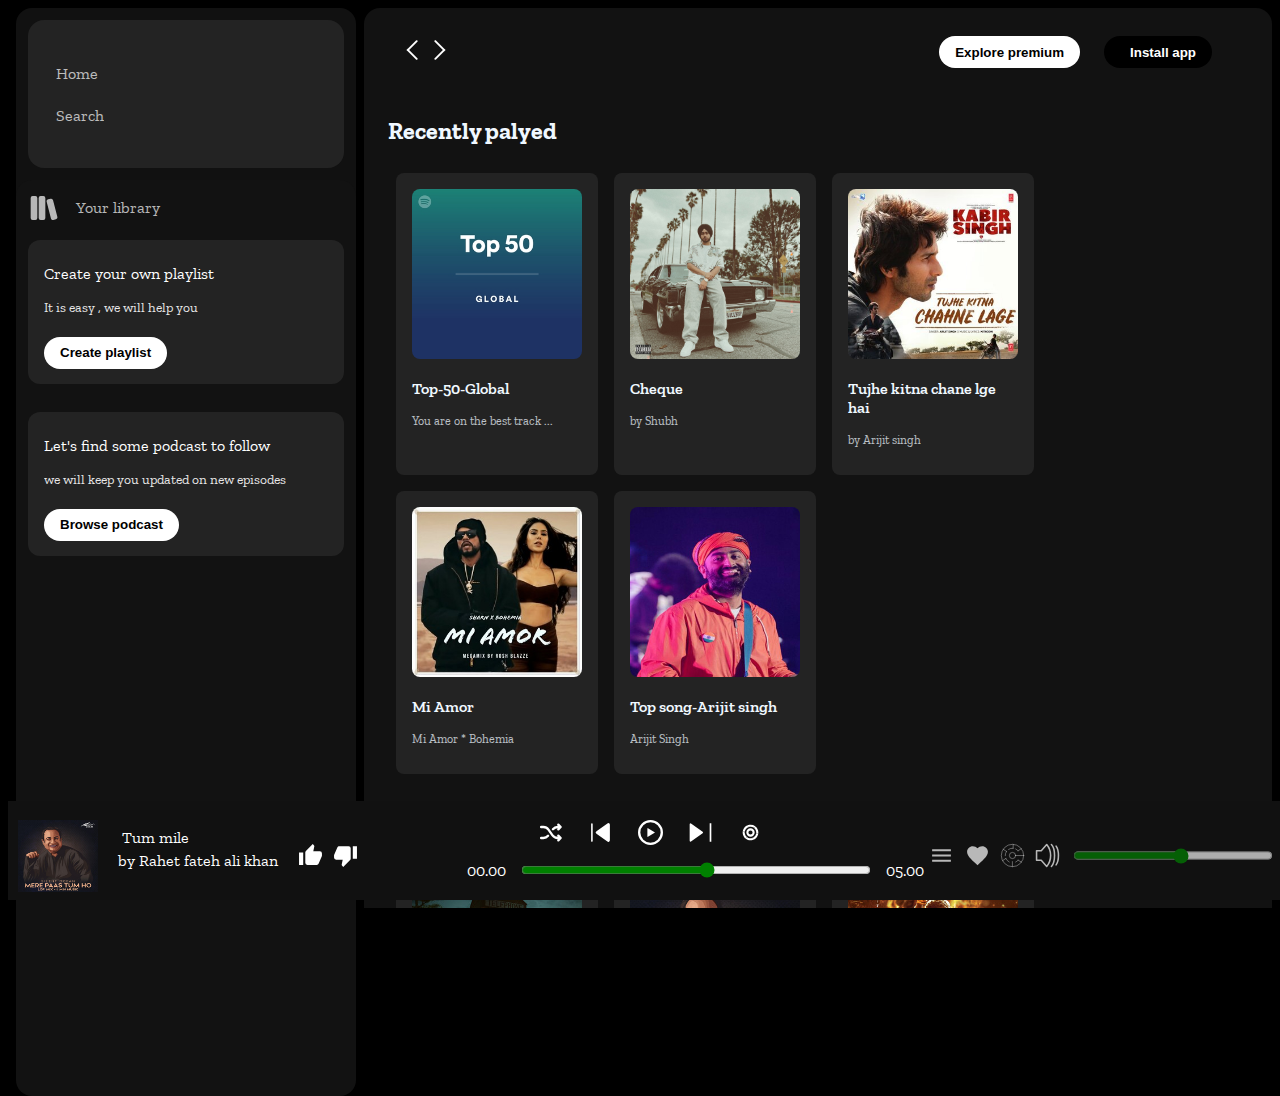
<file: spotifyclone1.html>
<!DOCTYPE html>
<html lang="en">
<head>
    <meta charset="UTF-8">
    <meta name="viewport" content="width=device-width, initial-scale=1.0">
    <link rel="stylesheet" href="spotifyclone1.css" />
    <link rel="icon" href="/Spotify clone/Images/logo (1).png" >
    <title>Spotify - Web Player: Music for everyone</title>
    <link rel="stylesheet" href="https://cdnjs.cloudflare.com/ajax/libs/font-awesome/6.4.2/css/all.min.css" integrity="sha512-z3gLpd7yknf1YoNbCzqRKc4qyor8gaKU1qmn+CShxbuBusANI9QpRohGBreCFkKxLhei6S9CQXFEbbKuqLg0DA==" crossorigin="anonymous" referrerpolicy="no-referrer" />
    <link rel="preconnect" href="https://fonts.googleapis.com">
    <link rel="preconnect" href="https://fonts.gstatic.com" crossorigin>
    <link href="https://fonts.googleapis.com/css2?family=Montserrat:ital,wght@0,100;0,200;0,300;0,500;0,700;1,300;1,400;1,500&family=Poppins:wght@600&family=Roboto:ital,wght@0,900;1,300&family=Zilla+Slab:wght@600&display=swap" rel="stylesheet">
</head>
<body>
    <div class="main">
        <div class="sidebar">
            <div class="nav">
                <div class="nav-option">
                    <i class="fa-solid fa-house"></i>
                    <a href="#">Home</a>
                </div>
                <div class="nav-option">
                     <i class="fa-solid fa-magnifying-glass"></i>
                    <a href="#">Search</a>
                </div>
            </div>

            <div class="library">
                <div id="options">
                    <div class="lib-options nav-option">
                        <svg xmlns="http://www.w3.org/2000/svg" width="32" height="32" viewBox="0 0 24 24"><path fill="white" d="M5.5 3A1.5 1.5 0 0 1 7 4.5v15A1.5 1.5 0 0 1 5.5 21h-2A1.5 1.5 0 0 1 2 19.5v-15A1.5 1.5 0 0 1 3.5 3zm6 0A1.5 1.5 0 0 1 13 4.5v15a1.5 1.5 0 0 1-1.5 1.5h-2A1.5 1.5 0 0 1 8 19.5v-15A1.5 1.5 0 0 1 9.5 3zm7.281 3.124l3.214 12.519a1.5 1.5 0 0 1-1.08 1.826l-1.876.48a1.5 1.5 0 0 1-1.826-1.08L13.999 7.354a1.5 1.5 0 0 1 1.08-1.826l1.876-.483a1.502 1.502 0 0 1 1.826 1.08"/></svg>
                        <a href="#">Your library</a>
                    </div>
                    <div class="icons">
                        <i class="fa-solid fa-plus"></i>
                        <i class="fa-solid fa-arrow-right"></i>
                    </div>
                </div>
                    <div class="lib-box">
                        <div class="box">
                            <p class="boc-p1">Create your own playlist</p>
                            <p class="box-p2">It is easy , we will help you</p>
                            <button class="badge">Create playlist</button>
                        </div>
                        <div class="box">
                            <p class="boc-p1">Let's find some podcast to follow</p>
                            <p class="box-p2">we will keep you updated on new episodes</p>
                            <button class="badge">Browse podcast</button>
                        </div>
                    </div> 
                </div>
            </div>
        <div class="main-content">
            <div class="stickynav">
                <div class="sticky-nav-icons">
                    <img src="Images/backward_icon.png" alt="img"/>
                    <img src="Images/forward_icon.png" class="hide" alt="img" />
                </div>
                <div class="sticky-nav-options">
                    <button type="button"class="badge nav-item hide" style="cursor: pointer;">Explore premium</button>
                    <button type="button" class="badge  nav-item dark-badge " style="cursor: pointer;"><i class="fa-solid fa-download" style="margin-right: 10px; cursor: pointer;"></i>Install app</button>
                    <i class="fa-regular fa-user  nav-item"></i>
                </div>
                
            </div>
            
                <h2>Recently palyed</h2>
                <div class="cards-container">
                    <div class="card">
                        <img src="Images/card1img.jpeg" class="card-image" alt="img">
                        <p class="card-tittle">Top-50-Global</p>
                        <p class="card-info">You are on the best track ...</p>
                    </div>

                    <div class="card">
                        <img src="Images/cheque.jpg" class="card-image" alt="img">
                        <p class="card-tittle">Cheque</p>
                        <p class="card-info">by Shubh</p>
                    </div>

                    <div class="card">
                        <img src="Images/tujhe kitna chane lge hum.jpg" class="card-image" alt="img">
                        <p class="card-tittle">Tujhe kitna chane lge hai</p>
                        <p class="card-info">by Arijit singh</p>
                    </div>

                    <div class="card">
                        <img src="Images/mi amor.jpg" class="card-image" alt="img">
                        <p class="card-tittle">Mi Amor</p>
                        <p class="card-info">Mi Amor * Bohemia</p>
                    </div>

                    <div class="card">
                        <img src="Images/arijit1.jpeg" class="card-image" alt="img">
                        <p class="card-tittle">Top song-Arijit singh</p>
                        <p class="card-info">Arijit Singh</p>
                    </div>
                </div>

                <h2>Trending now near you</h2>
                <div class="cards-container">
                        <div class="card">
                            <img src="Images/card2img.jpeg" class="card-image" alt="img">
                            <p class="card-tittle">Mahiye jinna sohna</p>
                            <p class="card-info">by Darshan raval</p>
                        </div>
                        
                        <div class="card">
                            <img src="Images/card3img.jpeg" class="card-image" alt="img">
                            <p class="card-tittle">Mere pas tum ho</p>
                            <p class="card-info">by Rahat fateh ali khan</p>
                        </div>

                        <div class="card">
                            <img src="Images/card4img.jpeg" class="card-image" alt="img">
                            <p class="card-tittle">Alter ego na redy</p>
                            <p class="card-info">Vishnu edavan</p>
                        </div>

                        <div class="card">
                            <img src="Images/honey singh.jpeg" class="card-image" alt="img">
                            <p class="card-tittle">Honey singh 3.0</p>
                            <p class="card-info">Honey singh</p>
                        </div>

                        <div class="card">
                            <img src="Images/darshan raval.jpeg" class="card-image" alt="img">
                            <p class="card-tittle">Lo ayi barsat</p>
                            <p class="card-info">Darshan raval</p>
                        </div>

                </div>
                
                <h2>Feautred Charts</h2>
                <div class="cards-container">
                    <div class="card">
                        <img src="Images/card5img.jpeg" class="card-image" alt="img">
                        <p class="card-tittle">Top-50-India</p>
                        <p class="card-info">You are on the best track ...</p>
                    </div>
                    <div class="card">
                        <img src="Images/card6img.jpeg" class="card-image" alt="img">
                        <p class="card-tittle">Top-50-Global</p>
                        <p class="card-info">You are on the best track ...</p>
                    </div>
                    <div class="card">
                        <img src="Images/bollywood.jpeg" class="card-image" alt="img">
                        <p class="card-tittle">Top-bollywood song</p>
                        <p class="card-info">Arijit singh,Arman malik..</p>
                    </div>

                    <div class="card">
                        <img src="Images/tamil.jpg" class="card-image" alt="img">
                        <p class="card-tittle">Top-Tamil song</p>
                        <p class="card-info">Chitra,Yesudas,Hariharan</p>
                    </div>

                    <div class="card">
                        <img src="Images/punjabi.jpg" class="card-image" alt="img">
                        <p class="card-tittle">Top-punjabi song</p>
                        <p class="card-info">Shubh,Guru randhava,Sidhu moosewala..</p>
                    </div>

                </div>
                <hr>
              <div class="footer">
                <div class="line"></div>
              </div>
            </div>
        <div class="music-player">
            <div class="album">
                <img src="Images/card3img.jpeg" class="im1" alt="img"/>
                <div class="about">
                    <div class="tittle">Tum mile</div>
                    <div class="artist">by Rahet fateh ali khan</div> 
                </div>

                <div class="like">
                    <svg xmlns="http://www.w3.org/2000/svg" width="25" height="25" viewBox="0 0 24 24"><path fill="currentColor" d="M23 10a2 2 0 0 0-2-2h-6.32l.96-4.57c.02-.1.03-.21.03-.32c0-.41-.17-.79-.44-1.06L14.17 1L7.59 7.58C7.22 7.95 7 8.45 7 9v10a2 2 0 0 0 2 2h9c.83 0 1.54-.5 1.84-1.22l3.02-7.05c.09-.23.14-.47.14-.73zM1 21h4V9H1z"/></svg>
                    <svg xmlns="http://www.w3.org/2000/svg" width="25" height="25" viewBox="0 0 24 24"><path fill="currentColor" d="M19 15h4V3h-4m-4 0H6c-.83 0-1.54.5-1.84 1.22l-3.02 7.05c-.09.23-.14.47-.14.73v2a2 2 0 0 0 2 2h6.31l-.95 4.57c-.02.1-.03.2-.03.31c0 .42.17.79.44 1.06L9.83 23l6.58-6.59c.37-.36.59-.86.59-1.41V5a2 2 0 0 0-2-2"/></svg>
                </div>   

            </div>
            <div class="player">
                <div class="player-icon">
                    <div class="p-icon">
                    <svg xmlns="http://www.w3.org/2000/svg" width="25" height="25" viewBox="0 0 256 256"><path fill="currentColor" d="M240.49 175.51a12 12 0 0 1 0 17l-24 24a12 12 0 0 1-17-17L203 196h-2.09a76.17 76.17 0 0 1-61.85-31.83l-41.68-58.39A52.1 52.1 0 0 0 55.06 84H32a12 12 0 0 1 0-24h23.06a76.17 76.17 0 0 1 61.85 31.83l41.71 58.39A52.1 52.1 0 0 0 200.94 172H203l-3.52-3.51a12 12 0 0 1 17-17Zm-95.62-72.62a12 12 0 0 0 16.93-1.13A52 52 0 0 1 200.94 84H203l-3.52 3.51a12 12 0 0 0 17 17l24-24a12 12 0 0 0 0-17l-24-24a12 12 0 0 0-17 17L203 60h-2.09a76 76 0 0 0-57.2 26a12 12 0 0 0 1.16 16.89m-33.74 50.22a12 12 0 0 0-16.93 1.13A52 52 0 0 1 55.06 172H32a12 12 0 0 0 0 24h23.06a76 76 0 0 0 57.2-26a12 12 0 0 0-1.13-16.89"/></svg>
                    <svg xmlns="http://www.w3.org/2000/svg" width="25" height="25" viewBox="0 0 16 16"><path fill="currentColor" d="M14 3.002a1 1 0 0 0-1.578-.816l-7 4.963a1 1 0 0 0-.007 1.628l7 5.037A1 1 0 0 0 14 13.003zM2 2.5a.5.5 0 0 1 1 0v11a.5.5 0 0 1-1 0z"/></svg>  
                    <svg xmlns="http://www.w3.org/2000/svg" width="25" height="25" viewBox="0 0 16 16"><path fill="currentColor" d="M8 0a8 8 0 1 1 0 16A8 8 0 0 1 8 0M1.5 8a6.5 6.5 0 1 0 13 0a6.5 6.5 0 0 0-13 0m4.879-2.773l4.264 2.559a.25.25 0 0 1 0 .428l-4.264 2.559A.25.25 0 0 1 6 10.559V5.442a.25.25 0 0 1 .379-.215"/></svg>
                    <svg xmlns="http://www.w3.org/2000/svg" width="25" height="25" viewBox="0 0 15 15"><path fill="currentColor" d="M1.79 2.093A.5.5 0 0 0 1 2.5v10a.5.5 0 0 0 .79.407l7-5a.5.5 0 0 0 0-.814zM13 13h1V2h-1z"/></svg>
                    <svg xmlns="http://www.w3.org/2000/svg" width="25" height="25" viewBox="0 0 24 24"><defs><symbol id="lineMdCogLoop0"><path fill="none" stroke-width="2" d="M15.24 6.37C15.65 6.6 16.04 6.88 16.38 7.2C16.6 7.4 16.8 7.61 16.99 7.83C17.46 8.4 17.85 9.05 18.11 9.77C18.2 10.03 18.28 10.31 18.35 10.59C18.45 11.04 18.5 11.52 18.5 12"><animate fill="freeze" attributeName="d" begin="0.8s" dur="0.2s" values="M15.24 6.37C15.65 6.6 16.04 6.88 16.38 7.2C16.6 7.4 16.8 7.61 16.99 7.83C17.46 8.4 17.85 9.05 18.11 9.77C18.2 10.03 18.28 10.31 18.35 10.59C18.45 11.04 18.5 11.52 18.5 12;M15.24 6.37C15.65 6.6 16.04 6.88 16.38 7.2C16.38 7.2 19 6.12 19.01 6.14C19.01 6.14 20.57 8.84 20.57 8.84C20.58 8.87 18.35 10.59 18.35 10.59C18.45 11.04 18.5 11.52 18.5 12"/></path></symbol></defs><g fill="none" stroke="currentColor" stroke-width="2"><g stroke-linecap="round" stroke-linejoin="round"><path stroke-dasharray="42" stroke-dashoffset="42" d="M12 5.5C15.59 5.5 18.5 8.41 18.5 12C18.5 15.59 15.59 18.5 12 18.5C8.41 18.5 5.5 15.59 5.5 12C5.5 8.41 8.41 5.5 12 5.5z" opacity="0"><animate fill="freeze" attributeName="stroke-dashoffset" begin="0.2s" dur="0.5s" values="42;0"/><set attributeName="opacity" begin="0.2s" to="1"/><set attributeName="opacity" begin="0.7s" to="0"/></path><path stroke-dasharray="20" stroke-dashoffset="20" d="M12 9C13.66 9 15 10.34 15 12C15 13.66 13.66 15 12 15C10.34 15 9 13.66 9 12C9 10.34 10.34 9 12 9z"><animate fill="freeze" attributeName="stroke-dashoffset" dur="0.2s" values="20;0"/></path></g><g opacity="0"><use href="#lineMdCogLoop0"/><use href="#lineMdCogLoop0" transform="rotate(60 12 12)"/><use href="#lineMdCogLoop0" transform="rotate(120 12 12)"/><use href="#lineMdCogLoop0" transform="rotate(180 12 12)"/><use href="#lineMdCogLoop0" transform="rotate(240 12 12)"/><use href="#lineMdCogLoop0" transform="rotate(300 12 12)"/><set attributeName="opacity" begin="0.7s" to="1"/><animateTransform attributeName="transform" dur="30s" repeatCount="indefinite" type="rotate" values="0 12 12;360 12 12"/></g></g></svg>
                    </div>
                    
                </div>
                <div class="player-bar">
                    <p>00.00</p>
                    <div class="slider">
                        <input type="range" min="0" max="15" class="updateplayerbar" title="bar" style="width: 350px;" />
                    </div>
                    <p>05.00</p>
                </div>
            </div>
            <div class="control">
                <div class="control-icons">
                    <svg xmlns="http://www.w3.org/2000/svg" width="25" height="25" viewBox="0 0 24 24"><path fill="currentColor" fill-rule="evenodd" d="M3 16h18v2H3zm0-5h18v2H3zm0-5h18v2H3z"/></svg>
                    <svg xmlns="http://www.w3.org/2000/svg" width="25" height="25" viewBox="0 0 24 24"><path fill="currentColor" d="m12 21.35l-1.45-1.32C5.4 15.36 2 12.27 2 8.5C2 5.41 4.42 3 7.5 3c1.74 0 3.41.81 4.5 2.08C13.09 3.81 14.76 3 16.5 3C19.58 3 22 5.41 22 8.5c0 3.77-3.4 6.86-8.55 11.53z"/></svg>
                    <svg xmlns="http://www.w3.org/2000/svg" width="25" height="25" viewBox="0 0 48 48"><circle cx="24" cy="24" r="21.5" fill="none" stroke="currentColor" stroke-linecap="round" stroke-linejoin="round"/><circle cx="24" cy="24" r="6" fill="none" stroke="currentColor" stroke-linecap="round" stroke-linejoin="round"/><path fill="none" stroke="currentColor" stroke-linecap="round" stroke-linejoin="round" d="M30 24.087h15.5m-15.363-12.67a14 14 0 0 1 4.46 3.435m.128 18.147a14 14 0 0 1-4.588 3.584M16.375 12.259a14 14 0 0 1 8.845-2.206M10.007 24.44a14 14 0 0 1 2.483-8.41m5.154 20.444a14 14 0 0 1-6.434-6.78m12.567 6.003V45.5m10.948-12.501l6.548 3.804M11.21 29.694l-6.27 4.254m7.55-17.918l-6.394-3.933m19.124-2.044l.08-7.514m9.298 12.313l6.459-3.94"/></svg>
                    <svg xmlns="http://www.w3.org/2000/svg" width="25" height="25" viewBox="0 0 32 32"><path fill="none" stroke="currentColor" stroke-linecap="round" stroke-linejoin="round" stroke-width="2" d="M20 16c0-8-5-14-5-14l-7 8H2v12h6l7 8s5-6 5-14m1-14s4 4 4 14s-4 14-4 14m6-26s3 4 3 12s-3 12-3 12"/></svg>
                    <input type="range" min="0" max="11" title="icon" class="updateicon"/>
                </div>
            </div>
        </div>
    </div>
    <!-- -------------------------------------For Mobile Version----------------------------->
    <div class="mb-main">
        <div class="mb-nav">
            <svg xmlns="http://www.w3.org/2000/svg" width="32" height="32" viewBox="0 0 24 24"><g fill="green"><path d="m11.948 14.829l-1.414 1.414L6.29 12l4.243-4.243l1.414 1.415L10.12 11h7.537v2H10.12z"/><path fill-rule="evenodd" d="M4.222 19.778c-4.296-4.296-4.296-11.26 0-15.556c4.296-4.296 11.26-4.296 15.556 0c4.296 4.296 4.296 11.26 0 15.556c-4.296 4.296-11.26 4.296-15.556 0m1.414-1.414A9 9 0 1 1 18.364 5.636A9 9 0 0 1 5.636 18.364" clip-rule="evenodd"/></g></svg>
            <a href="#" id="mb-a-1">All</a>
            <a href="#" >Music</a>
            <a href="#" >Podcast</a>
        </div>
        <div class="mb-recent">
            <div class="mb-recent-1">
                <div class="mb-recent-2">
                    <img src="Images/cheque.jpg" >
                    <p>Cheque</p>
                </div>
                <div class="mb-recent-2">
                    <img src="Images/tujhe kitna chane lge hum.jpg" >
                    <p>Tujhe kitna..</p>
                </div>
            </div>
            <div class="mb-recent-1">
                <div class="mb-recent-2">
                    <img src="Images/mi amor.jpg" >
                    <p>Mi Amor</p>
                </div>
                <div class="mb-recent-2">
                    <img src="Images/arijit1.jpeg" >
                    <p>Top-Arijit..</p>
                </div>
            </div>
            <div class="mb-recent-1">
                <div class="mb-recent-2">
                    <img src="Images/card2img.jpeg">
                    <p>Mahiye jinna</p>
                </div>
                <div class="mb-recent-2">
                    <img src="Images/card3img.jpeg" >
                    <p>Mere pas </p>
                </div>
            </div>
        </div>
        <section class="section-2">
            <h1 style="margin-left: 18px;">Jumped Back in</h1>
            <div class="mb-playlist">
                <div class="mb-playlist-1">
                    <div class="mb-playlist-1-1">
                        <img src="Images/card1img.jpeg">
                        <p>asperiores</p>
                    </div>
                    <div class="mb-playlist-1-1">
                        <img src="Images/card2img.jpeg">
                        <p>consectetur</p>
                    </div>
                    <div class="mb-playlist-1-1">
                        <img src="Images/card3img.jpeg">
                        <p>Lorem, ipsum.</p>
                    </div>
                    <div class="mb-playlist-1-1">
                        <img src="Images/card4img.jpeg">
                        <p>Lorem, ipsum.</p>
                    </div>
                    <div class="mb-playlist-1-1">
                        <img src="Images/card5img.jpeg">
                        <p>Lorem ipsum</p>
                    </div>
                </div>
                <div class="mb-playlist-1">
                    <div class="mb-playlist-1-1">
                        <img src="Images/card6img.jpeg">
                        <p>Lorem, ipsum.</p>
                    </div>
                    <div class="mb-playlist-1-1">
                        <img src="Images/card5img.jpeg">
                        <p>Lorem, ipsum.</p>
                    </div>
                    <div class="mb-playlist-1-1">
                        <img src="Images/card4img.jpeg">
                        <p>Lorem, ipsum.</p>
                    </div>
                    <div class="mb-playlist-1-1">
                        <img src="Images/card3img.jpeg">
                        <p>Lorem, ipsum.</p>
                    </div>
                    <div class="mb-playlist-1-1">
                        <img src="Images/card2img.jpeg">
                        <p>Lorem, ipsum.</p>
                    </div>
                </div>
            </div>
        </section>
        <section class="section-2">
            <h1 style="margin-left: 18px;">Jumped Back in</h1>
            <div class="mb-playlist">
                <div class="mb-playlist-1">
                    <div class="mb-playlist-1-1">
                        <img src="Images/card5img.jpeg">
                        <p>Lorem, ipsum.</p>
                    </div>
                    <div class="mb-playlist-1-1">
                        <img src="Images/card6img.jpeg">
                        <p>ALorem, ipsum.</p>
                    </div>
                    <div class="mb-playlist-1-1">
                        <img src="Images/card1img.jpeg">
                        <p>Lorem, ipsum.</p>
                    </div>
                    <div class="mb-playlist-1-1">
                        <img src="Images/card3img.jpeg">
                        <p>Lorem, ipsum.</p>
                    </div>
                    <div class="mb-playlist-1-1">
                        <img src="Images/card2img.jpeg">
                        <p>Lorem, ipsum.</p>
                    </div>
                </div>
                <div class="mb-playlist-1">
                    <div class="mb-playlist-1-1">
                        <img src="Images/card4img.jpeg">
                        <p>Lorem, ipsum.</p>
                    </div>
                    <div class="mb-playlist-1-1">
                        <img src="Images/card2img.jpeg">
                        <p>Lorem, ipsum.</p>
                    </div>
                    <div class="mb-playlist-1-1">
                        <img src="Images/card6img.jpeg">
                        <p>Lorem, ipsum.</p>
                    </div>
                    <div class="mb-playlist-1-1">
                        <img src="Images/card5img.jpeg">
                        <p>Lorem, ipsum.</p>
                    </div>
                    <div class="mb-playlist-1-1">
                        <img src="Images/card1img.jpeg">
                        <p>Alter ego</p>
                    </div>
                </div>
            </div>
        </section>
    </div>
</body>
</html>
</file>
<file: spotifyclone1.css>
body{
    margin: 0;
    background-color: #000;
    color: #fff;
    overflow: hidden;
    font-family: 'Montserrat', sans-serif;
    font-family: 'Poppins', sans-serif;
    font-family: 'Roboto', sans-serif;
    font-family: 'Zilla Slab', serif;

}

.main{
    display: flex;
    height: 100vh;
    padding: 0.5rem;
}

.sidebar{
    background-color: #111; 
    width: 340px;
    border-radius: 1rem;
    margin:0rem 0.5rem;
}

.main-content{
    background-color: #121212;
    flex: 1;
    overflow: auto;
    color: aliceblue;
    border-top-left-radius: 1rem;
    border-top-right-radius: 1rem;
    padding: 0 1.5rem 0 1.5rem;
}

.music-player{
    background-color: #111;
    position: fixed;
    bottom: 0;
    width: 100%;
    height: 72px;
}

a{
    text-decoration: none;
    border: none;
    color: white;
}

.nav{
    background-color: #232323;
    border-radius: 1rem;
    display: flex;
    flex-direction: column;
    justify-content: center;
    height: 100px;
    padding: 1.5rem 0.75rem;
    margin: 0.75rem;
}

.nav-option{
    line-height: 2.5rem;
    opacity: 0.7;
}

.nav-option{
    font-size: 1.25rem;
}

.nav-option:hover{
    opacity: 1;
}

.nav-option a{
    font-size: 1rem;
    margin-left: 1rem;
}

.library{
    background-color: #121212;
    border-radius: 1rem;
    height: 100%;
    margin-top: 0.5rem;
    padding: 0.5rem 0.75rem;
}

#options{
    display: flex;
    justify-content: space-between;
    align-items: center;
}

.lib-options{
    display: flex;
    justify-content: center;
    align-items: center;
}


.icons{
    font-size: 1.25rem;
    opacity: 0.7;
    margin-right: 1rem;
    display: flex;
    cursor: pointer;
}

.icons i{
    opacity: 0.7;
    margin-right: 1rem;
}

.box{
    height: 8rem;
    background-color: #232323;
    border-radius: 0.75rem;
    margin: 0.75rem 0 1.75rem 0;
    padding: 0.5rem 1rem;
    border-radius: 0.75rem;
    cursor: pointer;
}

.box:hover{
    box-shadow: inset 0 0 0.5px 2px hsla(0, 0%,  
    100%, 0.075),
    /* shadow ring 👇 */
    0 0 0 1px hsla(0, 0%, 0%, 0.05),
    /* multiple soft shadows 👇 */
    0 0.3px 0.4px hsla(0, 0%, 0%, 0.02),
    0 0.9px 1.5px hsla(0, 0%, 0%, 0.045),
    0 3.5px 6px hsla(0, 0%, 0%, 0.09);
}

.box-p1{
    font-size: 1rem;
    font-weight:500 ;
}

.box-p2{
    font-size: 0.85rem;
    opacity: 0.9;
    
}


.badge{
    background-color: white;
    border: none;
    border-radius: 100px;
    padding: 0.25rem 1rem ;
    font-weight: 700;
    margin-top: 0.5rem;
    height: 2rem;
    /* width: fit-content; */
}

.dark-badge{
    background-color: black;
    color: #fff;
}
.stickynav{
    position: sticky;
    display: flex;
    justify-content: space-between;
    top: 0;
    padding: 1rem 0 1rem 0;
    background-color: #121212;
    align-items: center;
    z-index: 10;
}

.sticky-nav-icons{
    margin-left: 0.75rem;
}

.sticky-nav-options{
    display: flex;
    justify-content: center;
    align-items: center;
}

.nav-item{
    margin: 0.75rem;
}

@media(max-width:1000px){
    .hide{
        display: none;
    }
}

.card{
    background-color: #232323;
    width: 170px;
    padding: 1rem;
    border-radius: 0.5rem;
    margin: 0.5rem;
    cursor: pointer;
}

.card:hover{
    box-shadow: inset 0 0 0.5px 2px hsla(0, 0%,  
    100%, 0.075),
    /* shadow ring 👇 */
    0 0 0 1px hsla(0, 0%, 0%, 0.05),
    /* multiple soft shadows 👇 */
    0 0.3px 0.4px hsla(0, 0%, 0%, 0.02),
    0 0.9px 1.5px hsla(0, 0%, 0%, 0.045),
    0 3.5px 6px hsla(0, 0%, 0%, 0.09);

}

.cards-container{
    display: flex;
    flex-wrap: wrap;
}

.card-image{
    width: 100%;
    border-radius: 0.5rem;
}

.card-tittle{
    font-weight: 600;
}

.card-info{
    font-size: 0.75rem;
    opacity: 0.75;
}

.footer{
    height: 300px;
    display: flex;
    justify-content: center;
    align-items: center;
}


.music-player{
    display: flex;
    justify-content: space-between;
    align-items: center;
    height: 85px;
    padding-top: 10px;
    border: 2px solid #111;
}

.album{
    width: 366px;
    height: 72px;
    display: flex;
    justify-content: space-around;
}

.im1{
    width: 5rem;
    height: 72px;
}

.about{
    margin: 0.25rem;
}

.tittle{
    margin: 0.25rem;
}

.like{
    
    display: flex;
    justify-content: space-between;
    align-items: center;
}

.like svg{
    margin-right: 10px;
    cursor: pointer;
}

.player{
    width: 366px;
    height: 72px;
    display: flex;
    flex-direction: column;
}

.player-icon{
    width: 366px;
    height: 36px;
    display: flex;
    justify-content: center;
    align-items: center;
    cursor: pointer;
}

.p-icon{
    width: 250px;
    display: flex;
    justify-content: space-around;
}


.player-bar {
    display: flex;
    justify-content: space-around;
    align-items: center;
    
}

.slider {
    display: flex;
    align-items: center;
    justify-content: center;
   
}
.updateplayerbar{
    accent-color: green;
    margin: 0 15px;
}


.control{
    width: 366px;
    height: 72px;
    display: flex;
    justify-content: space-around;
    align-items: center;
    opacity: 0.7;
}

.control:hover{
    opacity: 1;
}

.control-icons{
    width: 400px;
    display: flex;
    justify-content: space-around;
    cursor: pointer;
    margin-right: 10px;
}


.updateplayerbar{
    width: 80%;
}

.updateicon{
    width: 200px;
    accent-color: green;
}

.updateimg{
    width: 16px;
    height: 18px;
}

.mb-main{
    display: none;
}

@media (max-width:370px) {
    body{
        overflow: auto;
    }
    .main{
        display: none;
    }

    .mb-main{
        display: block;
        margin: 0;
        padding: 0;
        height: 100vh;
    }
    .mb-nav{
        display: flex;
        align-items: center;
        justify-content: start;
        margin: 15px;
    }

    .mb-nav svg,a{
        margin-right: 15px;
    }

    #mb-a-1{
        background-color: green;
        padding: 8px;
        border-radius: 15px;
        color: white;
    }

    .mb-nav a{
        background-color: #232323;
        padding: 8px;
        border-radius: 15px;
    }

    .mb-recent-1{
        display: flex;
        align-items: center;
        justify-content: center;
    }

    .mb-recent-2{
        display: flex;
        margin:2px;
        background-color: #232323;
        height: 50px;
        width: 160px;
        border-radius: 5px;
        padding-right: 5px;
    }
    .mb-recent-2 img{
        height: 50px;
        width: 50px;
        border-bottom-left-radius: 5px;
        border-top-left-radius: 5px;
        margin-right: 10px;
    }

    .mb-playlist-1{
        overflow: auto;
        margin-left: 15px;
        margin-bottom: 12px;
        display: flex;
    }
    .mb-playlist-1-1{
        display: flex;
        flex-direction: column;
        align-items: center;
        justify-content: center;
        height: 150px;
        width: 110px;
        background-color: #232323;
        margin-right: 5px;
        border-radius: 5px;
    }

    .mb-playlist-1-1 img{
        height: 110px;
    }

    
}
</file>
